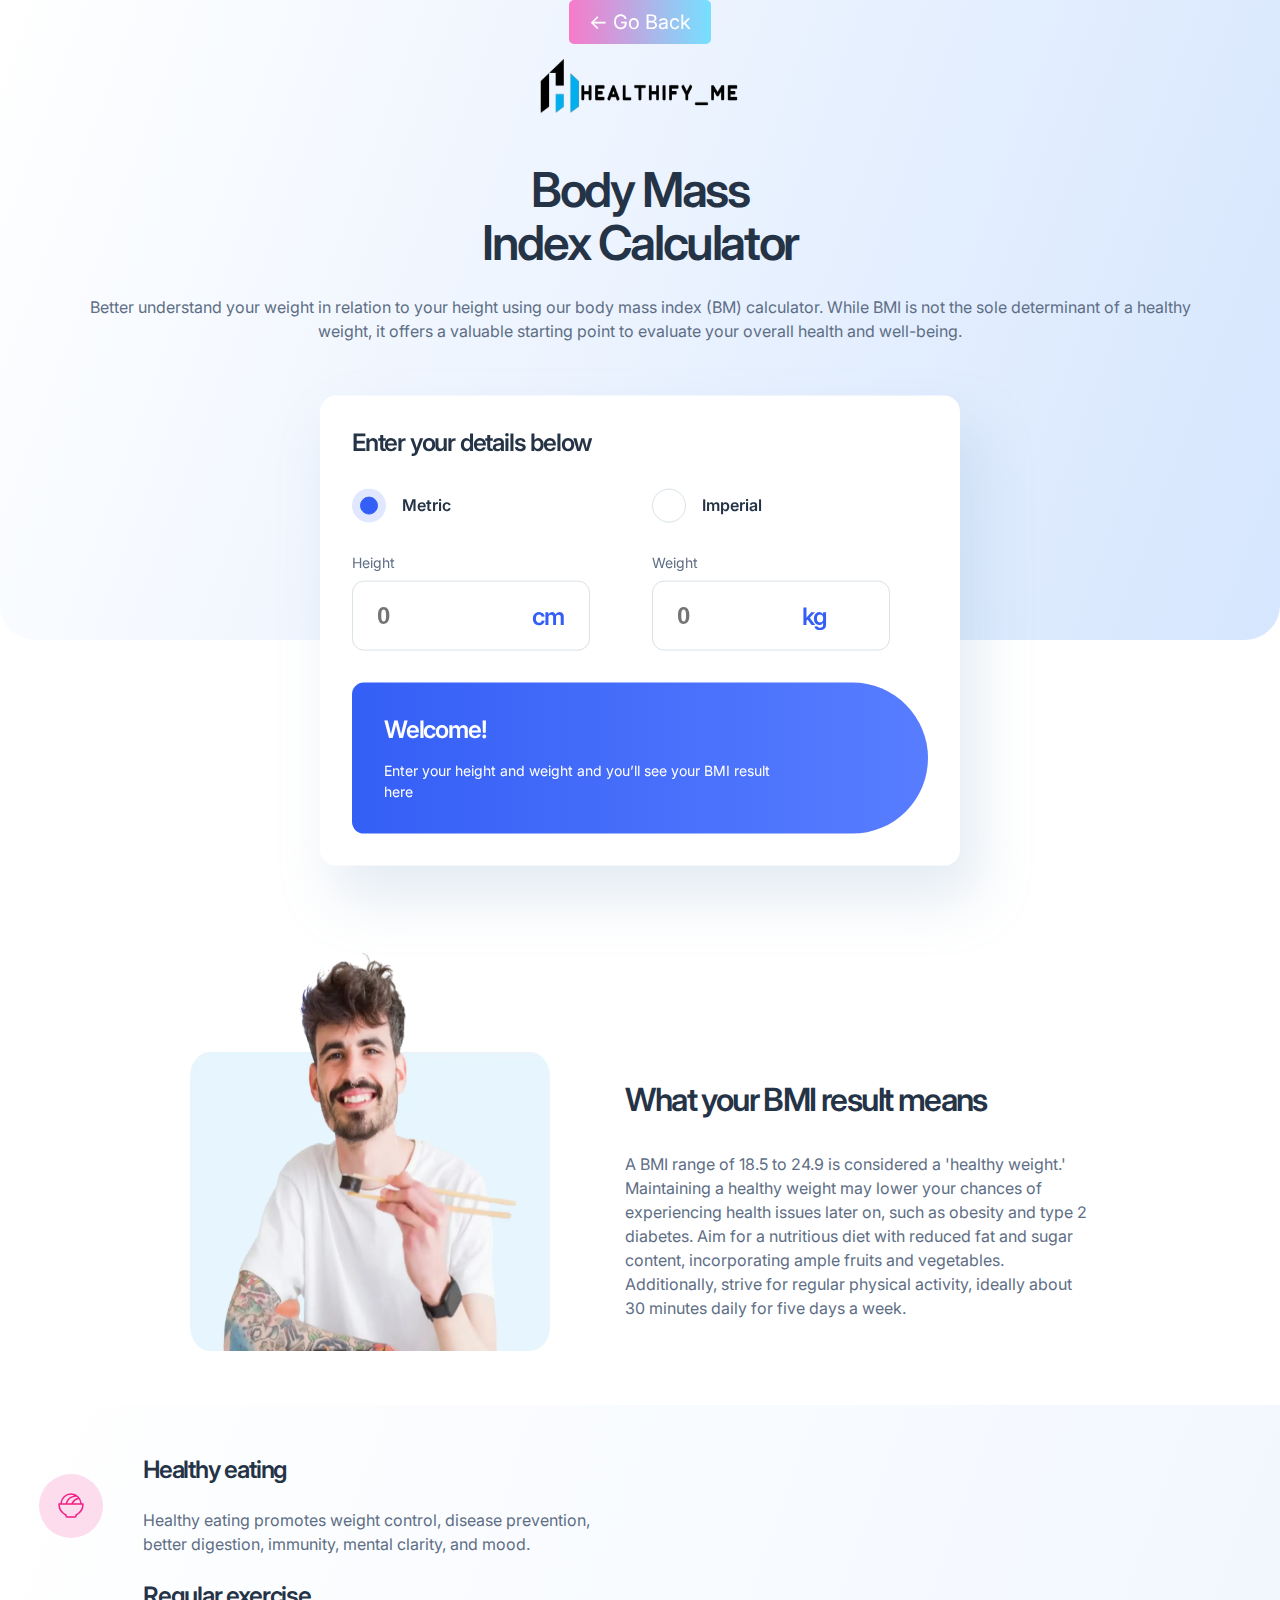
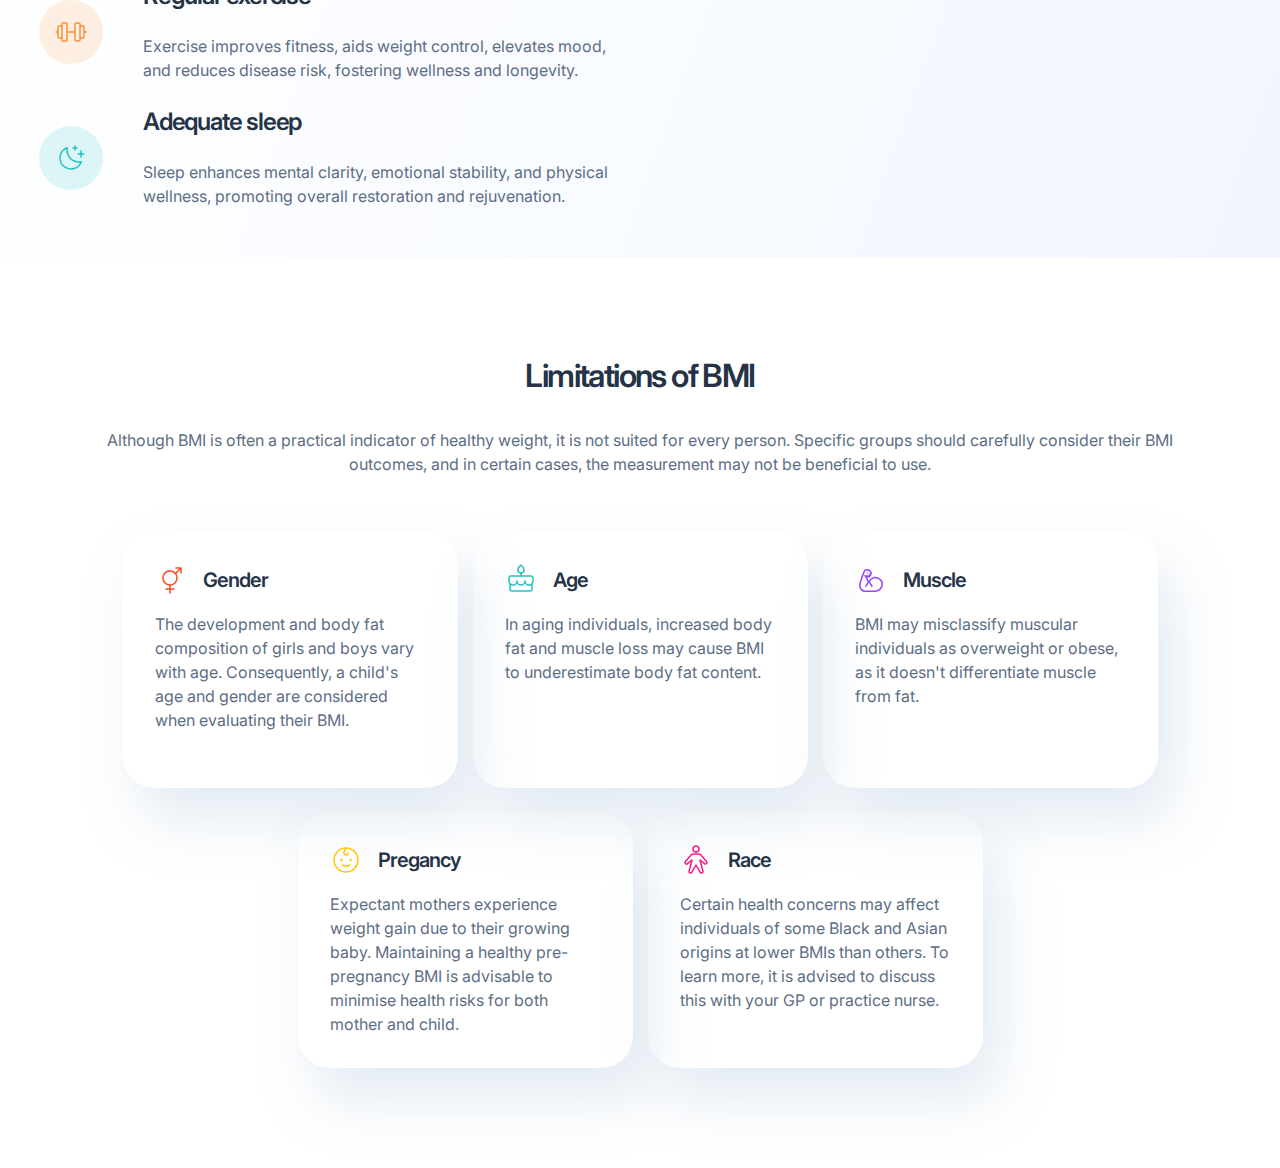
<file: BMI/index.html>
<!DOCTYPE html>
<html lang="en">
  <head>
    <meta charset="UTF-8" />
    <meta name="viewport" content="width=device-width, initial-scale=1.0" />

    <link
      rel="icon"
      type="image/png"
      sizes="32x32"
      href="./images/favicon-32x32.png"
    />
    <link rel="stylesheet" href="style.css" />
<style>.left-arrow {
  position: fixed;
  display: inline-block; /* Make the link a block element */
  text-decoration: none; /* Remove underline from the link */
  color: white; /* Link text color */
  font-size: 20px; /* Font size */
  padding: 10px 20px; /* Padding around the link */
  background: linear-gradient(to right, rgba(255, 0, 150, 0.5), rgba(0, 204, 255, 0.5)); /* Linear gradient with translucency */
  border-radius: 5px; /* Rounded corners */
  transition: background 0.3s, color 0.3s; /* Smooth transition for background and color */
}

.left-arrow:hover {
  background: linear-gradient(to right, rgba(255, 0, 150, 0.7), rgba(0, 204, 255, 0.7)); /* Darker gradient on hover */
  color: #ffd700; /* Change text color on hover */
}
</style>
    <title>Body Mass Index Calculator</title>
  </head>
  <body>
    <div class="wrapper">
      <div class="hero_wrap">
        <div class="hero_intro"> 
          <!-- <a href="../index.php" >Home</a> -->
         <img src="../assets/images/logo-removebg-preview.png" alt="" width="200" style="float: right" height="64" />
        
          <h1>Body Mass<br />Index Calculator</h1>
          
         <a href="../index.php" class="left-arrow">← Go Back</a>
          <p>
            Better understand your weight in relation to your height using our
            body mass index (BM) calculator. While BMI is not the sole
            determinant of a healthy weight, it offers a valuable starting point
            to evaluate your overall health and well-being.
          </p>
        </div>
        <div class="bmi_calculator">
          <form action="calculator.js" method="post">
            <h3>Enter your details below</h3>
            <div class="choose_method">
              <div>
                <label for="metric" class="radio_wrap">
                  <input
                    type="radio"
                    name="method"
                    id="metric"
                    value="metric"
                    checked
                  />
                  Metric
                  <span></span>
                </label>
              </div>
              <div>
                <label for="imperial" class="radio_wrap">
                  <input
                    type="radio"
                    name="method"
                    id="imperial"
                    value="imperial"
                  />
                  Imperial
                  <span></span>
                </label>
              </div>
            </div>
            <div class="stats">
              <div>
                <label for="height">Height</label>
                <input
                  type="number"
                  name="height"
                  id="height"
                  placeholder="0"
                />
                <p class="cm">cm</p>
              </div>
              <div>
                <label for="weight">Weight</label>
                <input
                  type="number"
                  name="weight"
                  id="weight"
                  placeholder="0"
                />
                <p class="kg">kg</p>
              </div>
            </div>
            <div class="stats_imperial">
              <div>
                <label for="height_ft">Height</label>
                <input
                  type="number"
                  name="height_ft"
                  id="height_ft"
                  placeholder="0"
                />
                <p class="ft">ft</p>
              </div>
              <div>
                <input
                  type="number"
                  name="height_in"
                  id="height_in"
                  placeholder="0"
                />
                <p class="in">in</p>
              </div>
              <div>
                <label for="weight">Weight</label>
                <input
                  type="number"
                  name="weight_st"
                  id="weight_st"
                  placeholder="0"
                />
                <p class="st">st</p>
              </div>
              <div>
                <input
                  type="number"
                  name="weight_lbs"
                  id="weight_lbs"
                  placeholder="0"
                />
                <p class="lbs">lbs</p>
              </div>
            </div>
          </form>
          <div class="result_output">
            <div class="wrap_result">
              <p id="welcome">Welcome!</p>
              <p id="top_bmi">Your BMI is...</p>
              <p id="result"></p>
              <p id="welcome_more">
                Enter your height and weight and you’ll see your BMI result here
              </p>
            </div>
            <p id="ideal_bmi_info"></p>
          </div>
        </div>
      </div>
      <div class="means_wrap">
        <div class="img_wrap">
          <img
            src="./images/image-man-eating.webp"
            alt="man"
            width="564"
            height="533"
          />
        </div>
        <div class="means_text">
          <img
            src="./images/pattern-curved-line-left.svg"
            alt=""
            class="pattern1"
          />
          <h1>What your BMI result means</h1>
          <p>
            A BMI range of 18.5 to 24.9 is considered a 'healthy weight.'
            Maintaining a healthy weight may lower your chances of experiencing
            health issues later on, such as obesity and type 2 diabetes. Aim for
            a nutritious diet with reduced fat and sugar content, incorporating
            ample fruits and vegetables. Additionally, strive for regular
            physical activity, ideally about 30 minutes daily for five days a
            week.
          </p>
        </div>
      </div>
      <div class="bmi_components_wrap">
        <div class="component">
          <img src="./images/icon-eating.svg" alt="" height="64" width="64" />
          <h3>Healthy eating</h3>
          <p>
            Healthy eating promotes weight control, disease prevention, better
            digestion, immunity, mental clarity, and mood.
          </p>
        </div>
        <div class="component">
          <img src="./images/icon-exercise.svg" alt="" height="64" width="64" />
          <h3>Regular exercise</h3>
          <p>
            Exercise improves fitness, aids weight control, elevates mood, and
            reduces disease risk, fostering wellness and longevity.
          </p>
        </div>
        <div class="component">
          <img src="./images/icon-sleep.svg" alt="" height="64" width="64" />
          <h3>Adequate sleep</h3>
          <p>
            Sleep enhances mental clarity, emotional stability, and physical
            wellness, promoting overall restoration and rejuvenation.
          </p>
        </div>
      </div>
      <div class="limitations_wrap">
        <div class="limotations_text">
          <h1>Limitations of BMI</h1>
          <p>
            Although BMI is often a practical indicator of healthy weight, it is
            not suited for every person. Specific groups should carefully
            consider their BMI outcomes, and in certain cases, the measurement
            may not be beneficial to use.
          </p>
          <img src="./images/pattern-curved-line-right.svg" alt="" />
        </div>
        <div class="blocks_limit">
          <div class="elements">
            <div class="important">
              <img src="./images/icon-gender.svg" alt="" />
              <h3>Gender</h3>
            </div>
            <p>
              The development and body fat composition of girls and boys vary
              with age. Consequently, a child's age and gender are considered
              when evaluating their BMI.
            </p>
          </div>
          <div class="elements">
            <div class="important">
              <img src="./images/icon-age.svg" alt="" />
              <h3>Age</h3>
            </div>
            <p>
              In aging individuals, increased body fat and muscle loss may cause
              BMI to underestimate body fat content.
            </p>
          </div>
          <div class="elements">
            <div class="important">
              <img src="./images/icon-muscle.svg" alt="" />
              <h3>Muscle</h3>
            </div>
            <p>
              BMI may misclassify muscular individuals as overweight or obese,
              as it doesn't differentiate muscle from fat.
            </p>
          </div>
          <div class="elements">
            <div class="important">
              <img src="./images/icon-pregnancy.svg" alt="" />
              <h3>Pregancy</h3>
            </div>
            <p>
              Expectant mothers experience weight gain due to their growing
              baby. Maintaining a healthy pre-pregnancy BMI is advisable to
              minimise health risks for both mother and child.
            </p>
          </div>
          <div class="elements">
            <div class="important">
              <img src="./images/icon-race.svg" alt="" />
              <h3>Race</h3>
            </div>
            <p>
              Certain health concerns may affect individuals of some Black and
              Asian origins at lower BMIs than others. To learn more, it is
              advised to discuss this with your GP or practice nurse.
            </p>
          </div>
        </div>
      </div>
    </div>
    <script src="calculator.js"></script>
  </body>
</html>
</file>
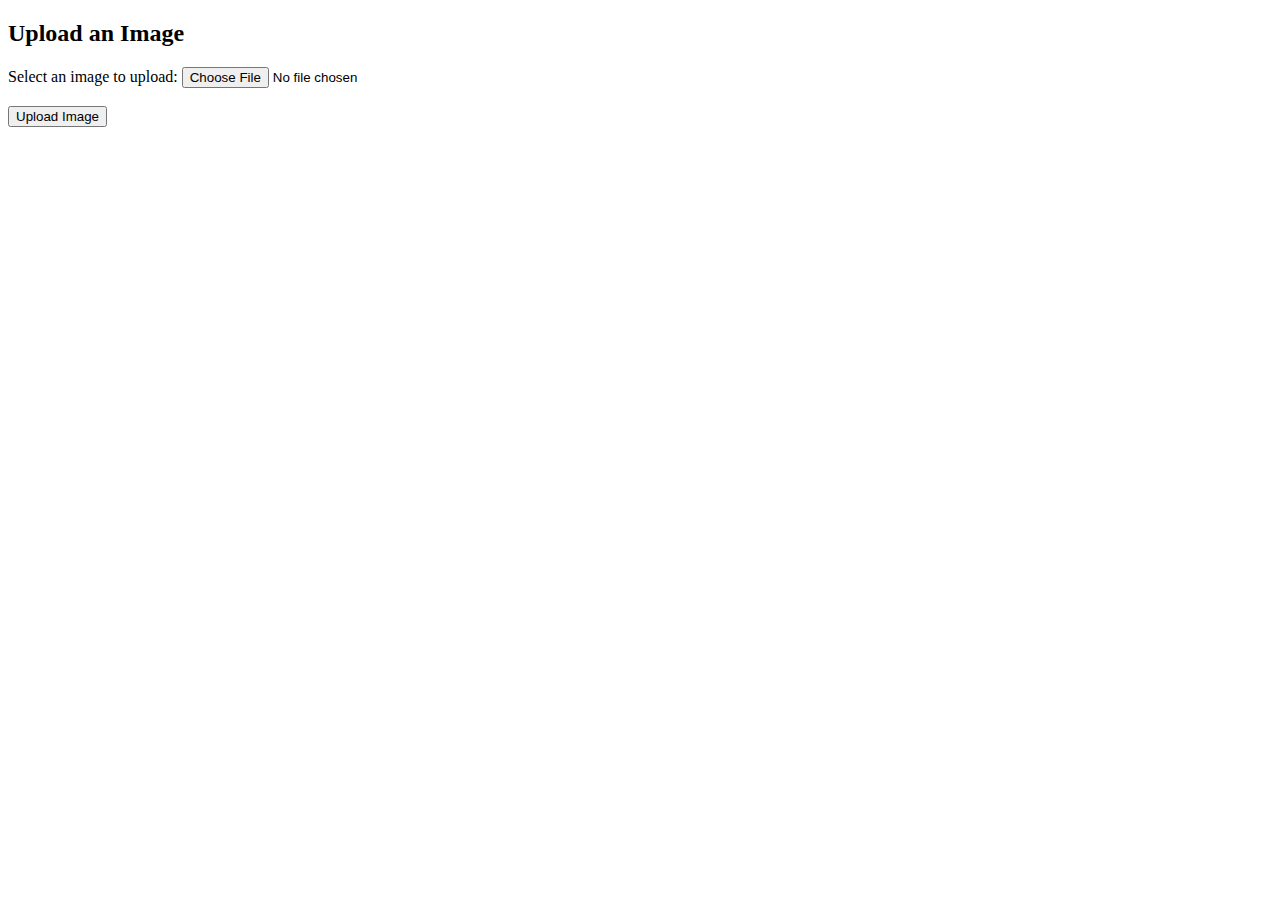
<file: upload_form.html>
<!DOCTYPE html>
<html lang="en">
<head>
    <meta charset="UTF-8">
    <meta name="viewport" content="width=device-width, initial-scale=1.0">
    <title>Upload Image</title>
</head>
<body>
    <h2>Upload an Image</h2>
    <form action="upload.php" method="post" enctype="multipart/form-data">
        <label for="image">Select an image to upload:</label>
        <input id=image type="file" name="image" accept="image/*" required>
        <br><br>
        <input type="submit" value="Upload Image">
    </form>
</body>
</html>
</file>
<file: BMI/style.css>
@import url('https://fonts.googleapis.com/css2?family=Inter:wght@400;600;700&display=swap');

:root {
  --White: #fff;
  --Blue: #345ff6;
  --Gunmetal: #253347;
  --DarkElectricBlue: #5e6e85;
  --Borders: #d8e2e7;
}
* {
  margin: 0;
  padding: 0;
}
body {
  scroll-behavior: smooth;
  font-family: "Inter", sans-serif;
  background: var(--White);
}
a {
  text-decoration: none;
}
input[type="number"]::-webkit-inner-spin-button,
input[type="number"]::-webkit-outer-spin-button {
  -webkit-appearance: none;
}
.wrapper {
  max-width: 1920px;
  margin: 0 auto;
  min-height: 100vh;
  overflow: hidden;
}
.hero_wrap {
  width: 978px;
  height: 737px;
  position: relative;
  border-radius: 0px 0px 35px 35px;
  background: linear-gradient(290deg, #d6e6fe 0%, rgba(214, 252, 254, 0) 100%);
  margin-left: 24px;
  box-sizing: border-box;
  z-index: 1;
}
.hero_wrap .hero_intro {
  display: flex;
  flex-direction: column;
  padding-left: 116px;
}
.hero_wrap .hero_intro img {
  margin: 75px 0 127px 0;
}
.hero_wrap .hero_intro h1 {
  margin-bottom: 35px;
  color: var(--Gunmetal);
  font-weight: 600;
  font-size: 64px;
  line-height: 110%;
  width: 564px;
}
.hero_wrap .hero_intro p {
  max-width: 465px;
  font-weight: 400;
  color: var(--DarkElectricBlue);
  font-size: 16px;
  line-height: 150%;
}
.hero_wrap .bmi_calculator {
  height: auto;
  box-sizing: border-box;
  padding: 32px;
  border-radius: 16px;
  background: var(--White);
  position: absolute;
  z-index: 2;
  top: 50%;
  left: 82%;
  transform: translate(-18%, -50%);
  box-shadow: 16px 32px 56px 0px rgba(143, 174, 207, 0.25);
}
.hero_wrap .bmi_calculator form {
  display: flex;
  flex-direction: column;
}
.hero_wrap .bmi_calculator form h3 {
  color: var(--Gunmetal);
  font-size: 24px;
  font-weight: 600;
  margin-bottom: 32px;
  letter-spacing: -1.2px;
  line-height: normal;
}
.hero_wrap .bmi_calculator form .choose_method {
  display: flex;
  flex-direction: row;
  gap: 24px;
  margin-bottom: 32px;
}
.hero_wrap .bmi_calculator form .choose_method div {
  flex: 1;
  display: flex;
  height: 31px;
  flex-direction: row;
  align-items: center;
}
.hero_wrap .bmi_calculator form .choose_method div .radio_wrap {
  font-size: 16px;
  height: 32px;
  display: flex;
  align-items: center;
  font-weight: 600;
  line-height: 150%;
  color: var(--Gunmetal);
  position: relative;
  padding-left: 50px;
}
.hero_wrap
  .bmi_calculator
  form
  .choose_method
  div
  .radio_wrap
  input[type="radio"] {
  display: none;
}
.hero_wrap
  .bmi_calculator
  form
  .choose_method
  div
  .radio_wrap
  input[type="radio"]:checked
  ~ span {
  border: 1px solid transparent;
  background: hsla(227, 92%, 58%, 0.15);
}
.hero_wrap
  .bmi_calculator
  form
  .choose_method
  div
  .radio_wrap
  input[type="radio"]:checked
  ~ span::after {
  border: 1px solid var(--Blue);
  border-radius: 50%;
  background: var(--Blue);
}
.hero_wrap .bmi_calculator form .choose_method div .radio_wrap span {
  height: 32px;
  width: 32px;
  border: 1px solid #d8e2e7;
  border-radius: 50%;
  display: block;
  position: absolute;
  left: 0;
  top: 0;
}
.hero_wrap .bmi_calculator form .choose_method div .radio_wrap span::after {
  content: "";
  position: absolute;
  display: block;
  top: 50%;
  left: 50%;
  height: 16px;
  width: 16px;
  transform: translate(-50%, -50%) scale(1);
  transition: 0.3s ease-in-out 0s;
}
.hero_wrap .bmi_calculator form .stats {
  display: flex;
  flex-direction: row;
  align-items: center;
  gap: 24px;
  margin-bottom: 32px;
  position: relative;
}
.hero_wrap .bmi_calculator form .stats div {
  flex: auto;
  display: flex;
  flex-direction: column;
}
.hero_wrap .bmi_calculator form .stats div label {
  margin-bottom: 8px;
  font-size: 14px;
  font-weight: 400;
  line-height: 150%;
  color: #5e6e85;
}
.hero_wrap .bmi_calculator form .stats div input {
  padding: 20px 24px;
  border-radius: 12px;
  border: 1px solid #d8e2e7;
  box-shadow: none;
  outline: 0;
  font-size: 24px;
  font-weight: 600;
  max-width: 238px;
  color: var(--Gunmetal);
  transition: border 0.3s ease;
  box-sizing: border-box;
}
.hero_wrap .bmi_calculator form .stats div .cm {
  position: absolute;
  font-size: 24px;
  font-weight: 600;
  color: var(--Blue);
  line-height: normal;
  letter-spacing: -1.2px;
  top: 50px;
  left: 180px;
}
.hero_wrap .bmi_calculator form .stats div .kg {
  position: absolute;
  font-size: 24px;
  font-weight: 600;
  color: var(--Blue);
  line-height: normal;
  letter-spacing: -1.2px;
  top: 50px;
  left: 450px;
}
.hero_wrap .bmi_calculator form .stats div input:focus,
.hero_wrap .bmi_calculator form .stats div input:hover {
  border: 1px solid var(--Blue);
}
.hero_wrap .bmi_calculator form .stats_imperial {
  display: none;
  grid-template-columns: repeat(2, 1fr);
  grid-template-rows: repeat(2, auto);
  gap: 24px;
  margin-bottom: 32px;
  position: relative;
}
.hero_wrap .bmi_calculator form .stats_imperial div label {
  font-size: 14px;
  font-weight: 400;
  line-height: 150%;
  color: #5e6e85;
}
.hero_wrap .bmi_calculator form .stats_imperial div input {
  padding: 20px 24px;
  border-radius: 12px;
  border: 1px solid #d8e2e7;
  box-shadow: none;
  outline: 0;
  font-size: 24px;
  font-weight: 600;
  max-width: 238px;
  color: var(--Gunmetal);
  transition: border 0.3s ease;
  box-sizing: border-box;
  margin-top: 8px;
}
.hero_wrap .bmi_calculator form .stats_imperial div #height_in {
  margin-top: 28px;
}
.hero_wrap .bmi_calculator form .stats_imperial div .ft {
  position: absolute;
  font-size: 24px;
  font-weight: 600;
  color: var(--Blue);
  line-height: normal;
  letter-spacing: -1.2px;
  top: 48px;
  left: 190px;
}
.hero_wrap .bmi_calculator form .stats_imperial div .in {
  position: absolute;
  font-size: 24px;
  font-weight: 600;
  color: var(--Blue);
  line-height: normal;
  letter-spacing: -1.2px;
  top: 48px;
  left: 460px;
}
.hero_wrap .bmi_calculator form .stats_imperial div #weight_lbs {
  margin-top: 28px;
}
.hero_wrap .bmi_calculator form .stats_imperial div .st {
  position: absolute;
  font-size: 24px;
  font-weight: 600;
  color: var(--Blue);
  line-height: normal;
  letter-spacing: -1.2px;
  top: 172px;
  left: 190px;
}
.hero_wrap .bmi_calculator form .stats_imperial div .lbs {
  position: absolute;
  font-size: 24px;
  font-weight: 600;
  color: var(--Blue);
  line-height: normal;
  letter-spacing: -1.2px;
  top: 172px;
  left: 450px;
}
.hero_wrap .bmi_calculator form .stats_imperial div input:focus,
.hero_wrap .bmi_calculator form .stats_imperial div input:hover {
  border: 1px solid var(--Blue);
}
.hero_wrap .bmi_calculator .result_output {
  max-width: 100%;
  display: flex;
  flex-direction: row;
  padding: 32px;
  align-items: center;
  background: linear-gradient(90deg, #345ff6 0%, #587dff 100%);
  border-radius: 156px 999px 999px 156px;
}
.hero_wrap .bmi_calculator .result_output .wrap_result #welcome {
  color: var(--White);
  font-size: 24px;
  font-weight: 600;
  letter-spacing: -1.2px;
  line-height: normal;
  margin-bottom: 16px;
}
.hero_wrap .bmi_calculator .result_output .wrap_result{
  max-width: 100%;
  display: flex;
  flex-direction: column;
}
.hero_wrap .bmi_calculator .result_output .wrap_result #welcome_more {
  font-size: 14px;
  font-weight: 400;
  color: var(--White);
  line-height: 150%;
}
.hero_wrap .bmi_calculator .result_output .wrap_result #top_bmi {
  display: none;
  font-size: 16px;
  font-weight: 600;
  line-height: 150%;
  color: var(--White);
  margin-bottom: 5px;
}
.hero_wrap .bmi_calculator .result_output .wrap_result #result {
  font-size: 64px;
  font-weight: 600;
  line-height: 110%; /* 70.4px */
  letter-spacing: -3.2px;
  color: var(--White);
}
.hero_wrap .bmi_calculator .result_output #ideal_bmi_info{
  font-size: 14px;
  font-weight: 400;
  line-height: 150%;
  margin-left: 98px;
  color: var(--White);
}
.means_wrap {
  margin: 0 24px;
  padding: 50px 116px;
  box-sizing: border-box;
  width: 100%;
  position: relative;
  display: flex;
  flex-direction: row;
}
.means_wrap .means_text .pattern1 {
  position: absolute;
  top: -100px;
  right: 0;
}
.means_wrap .means_text {
  position: relative;
  display: flex;
  flex-direction: column;
  justify-content: flex-end;
  margin-left: 131px;
  max-width: 465px;
}
.means_wrap .img_wrap img {
  max-width: 564px;
  height: auto;
}
.means_wrap .means_text h1 {
  margin-bottom: 35px;
  color: var(--Gunmetal);
  font-size: 48px;
  font-weight: 600;
  line-height: 110%; /* 52.8px */
  letter-spacing: -2.4px;
}
.means_wrap .means_text p {
  font-size: 16px;
  font-weight: 400;
  line-height: 150%;
  color: var(--DarkElectricBlue);
  margin-bottom: 35px;
}
.bmi_components_wrap {
  box-sizing: border-box;
  margin: 24px;
  padding: 70px 116px; /* 116px/1440 */
  border-radius: 35px;
  background: linear-gradient(
    290deg,
    #d6e6fe57 0%,
    rgba(214, 252, 254, 0) 100%
  );
  display: grid;
  grid-template-columns: repeat(3, 1fr);
  gap: 25px;
}
.bmi_components_wrap .component {
  display: flex;
  flex-direction: column;
}
.bmi_components_wrap .component h3 {
  margin: 45px 0 24px 0;
  color: var(--Gunmetal);
  font-weight: 600;
  font-size: 24px;
  line-height: normal;
  letter-spacing: -1.2px;
}
.bmi_components_wrap .component p {
  font-size: 16px;
  font-weight: 400;
  line-height: 150%;
  color: var(--DarkElectricBlue);
}
.limitations_wrap {
  width: 100%;
  padding: 50px 140px;
  box-sizing: border-box;
  position: relative;
  min-height: 500px;
  display: flex;
  justify-content: flex-end;
}
.limitations_wrap .limotations_text {
  position: absolute;
  top: 50px;
  left: 140px;
}
.limitations_wrap .limotations_text h1 {
  color: var(--Gunmetal);
  font-size: 48px;
  font-weight: 600;
  line-height: 110%; /* 52.8px */
  letter-spacing: -2.4px;
  margin-bottom: 35px;
}
.limitations_wrap .limotations_text p {
  font-size: 16px;
  font-weight: 400;
  line-height: 150%;
  max-width: 564px;
  color: var(--DarkElectricBlue);
}
.limitations_wrap .limotations_text img{
  position: absolute;
  bottom: -200px;
  right: 50%;
}
.limitations_wrap .blocks_limit {
  display: flex;
  flex-direction: row;
  flex-wrap: wrap;
  padding: 70px 0;
  gap: 32px;
  justify-content: flex-end;
}
.limitations_wrap .blocks_limit .elements:first-child{
  margin-left: 50%;
  margin-right: 123px;
}
.limitations_wrap .blocks_limit .elements:nth-child(2){
  margin-left: 30%;
}
.limitations_wrap .blocks_limit .elements:last-child{
  margin-right: 223px;
}
.limitations_wrap .blocks_limit .elements {
  width: 365px;
  border-radius: 32px;
  padding: 32px;
  box-sizing: border-box;
  box-shadow: 16px 32px 56px 0px rgba(143, 174, 207, 0.25);
}
.limitations_wrap .blocks_limit .elements .important {
  display: flex;
  flex-direction: row;
  gap: 16px;
  align-items: center;
  margin-bottom: 16px;
}
.limitations_wrap .blocks_limit .elements .important h3 {
  font-size: 20px;
  font-weight: 600;
  line-height: normal;
  letter-spacing: -1px;
  color: var(--Gunmetal);
}
.limitations_wrap .blocks_limit .elements p {
  font-size: 16px;
  font-weight: 400;
  line-height: 150%;
  color: var(--DarkElectricBlue);
}
@media only screen and (max-width: 1300px){
  .hero_wrap{
    width: 100%;
    height: 640px;
    margin: 0;
  }
  .hero_wrap .hero_intro{
    align-items: center;
    padding: 0;
  }
  .hero_wrap .hero_intro img{
    margin: 50px 0;
  }
  .hero_wrap .hero_intro h1{
    text-align: center;
    margin: 0 0 25px 0;
    font-size: 48px;
    line-height: 110%;
    letter-spacing: -2.4px;
  }
  .hero_wrap .hero_intro p{
    max-width: 90%;
    text-align: center;
  }
  .hero_wrap .bmi_calculator{
    top: 78%;
    left: 50%;
    transform: translate(-50%, -22%);
  }
  .means_wrap{
    padding: 300px 0 50px 0;
    margin: 0;
    justify-content: center;
  }
  .means_wrap .img_wrap{
    position: relative;
    left: 0;
  }
  .means_wrap .img_wrap img{
    width: 360.957px;
    height: 411.09px;
  }
  .means_wrap .means_text{
    margin: 0 0 0 75px;
  }
  .means_wrap .means_text h1{
    font-size: 32px;
    line-height: 110%;
    letter-spacing: -1.6px;
  }
  .means_wrap .means_text .pattern1{
    display: none;
  }
  .bmi_components_wrap{
    margin: 0;
    padding: 50px 39px;
    grid-template-columns: 1fr;
    border-radius: 0;
  }
  .bmi_components_wrap .component{
    max-width: 582px;
    position: relative;
  }
  .bmi_components_wrap .component img{
    position: absolute;
    top: 50%;
    left: 0%;
    transform: translate(0, -50%);
  }
  .bmi_components_wrap .component h3 {
    margin: 0 0 24px 0;
  }
  .bmi_components_wrap .component h3, .bmi_components_wrap .component p{
    padding-left: 104px;
  }
  .limitations_wrap{
    padding: 100px 39px;
    margin: 0;
    flex-direction: column;
    align-items: center;
  }
  .limitations_wrap .limotations_text{
    position: relative;
    top: 0;
    left: 0;
    width: 100%;
    display: flex;
    flex-direction: column;
    align-items: center;
  }
  .limitations_wrap .limotations_text h1{
    font-size: 32px;
    line-height: 110%;
    letter-spacing: -1.6px;
  }
  .limitations_wrap .limotations_text p{
    text-align: center;
    max-width: 90%;
  }
  .limitations_wrap .limotations_text img{
    display: none;
  }
  .limitations_wrap .blocks_limit{
    padding: 0;
    margin-top: 56px;
    align-items: center;
    flex-direction: row;
    flex-wrap: wrap;
    gap: 24px 15px;
    justify-content: center;
  }
  .limitations_wrap .blocks_limit .elements{
    height: 256px; 
    width: 335px;
  }
  .limitations_wrap .blocks_limit .elements:first-child{
    margin-left: 0;
    margin-right: 0;
  }
  .limitations_wrap .blocks_limit .elements:nth-child(2){
    margin-left: 0;
  }
  .limitations_wrap .blocks_limit .elements:last-child{
    margin-right: 0;
  }
}
@media only screen and (max-width: 900px){
  .means_wrap{
    justify-content: flex-start;
  }
  .means_wrap .img_wrap{
    position: relative;
    left: -60px;
  }
  .means_wrap .means_text {
    margin: 0 24px 0 0;
  }
}
@media only screen and (max-width: 768px){
  .hero_wrap{
    height: 850px;
  }
  .hero_wrap .hero_intro h1{
    max-width: 80%;
  }
  .hero_wrap .bmi_calculator{
   width: 328px;
  }
  .hero_wrap .bmi_calculator form .stats{
    flex-direction: column;
    align-items: flex-start;
  }
  .hero_wrap .bmi_calculator form .stats div input[type='number']{
    max-width: 260px;
  }
  .hero_wrap .bmi_calculator form .stats div .cm{
    left: 200px;
  }
  .hero_wrap .bmi_calculator form .stats div .kg{
    left: 200px;
    top: 172px;
  }
  .hero_wrap .bmi_calculator form .stats_imperial{
    gap: 16px;
  }
  .hero_wrap .bmi_calculator form .stats_imperial div input[type='number']{
    max-width: 119px;
  }
  .hero_wrap .bmi_calculator .result_output{
    border-radius: 16px;
    flex-direction: column;
    justify-content: flex-start;
  }
  .hero_wrap .bmi_calculator .result_output .wrap_result{
    width: 100%;
  }
  .hero_wrap .bmi_calculator .result_output .wrap_result #result{
    text-align: left;
    margin-bottom: 24px;
  }
  .hero_wrap .bmi_calculator form .stats_imperial div .ft {
    left: 80px;
  }
  .hero_wrap .bmi_calculator form .stats_imperial div .in{
    left: 210px;
  }
  .hero_wrap .bmi_calculator form .stats_imperial div .st {
    top: 165px;
    left: 80px;
  }
  .hero_wrap .bmi_calculator form .stats_imperial div .lbs {
    top: 165px;
    left: 210px;
  }
  .hero_wrap .bmi_calculator .result_output #ideal_bmi_info{
    margin-left: 0;
  }
  .means_wrap{
    padding: 400px 0 50px 0;
    flex-direction: column;
    align-items: center;
  }
  .means_wrap .img_wrap{
    left: 0;
    margin-bottom: 48px;
  }
  .means_wrap .img_wrap img{
    width: 375px;
    height: 354px;
  }
  .means_wrap .means_text{
    margin: 0 24px;
  }
  .bmi_components_wrap{
    padding: 72px 39px;
  }
  .bmi_components_wrap .component img{
    position: relative;
    top: 0;
    left: 0;
    margin-bottom: 32px;
    transform: translate(0);
  }
  .bmi_components_wrap .component h3, .bmi_components_wrap .component p{
    padding-left: 0;
  }
  .bmi_components_wrap .component p{
    margin-bottom: 40px;
  }
  .limitations_wrap .blocks_limit .elements{
    height: auto; 
    width: 335px;
  }
}
</file>
